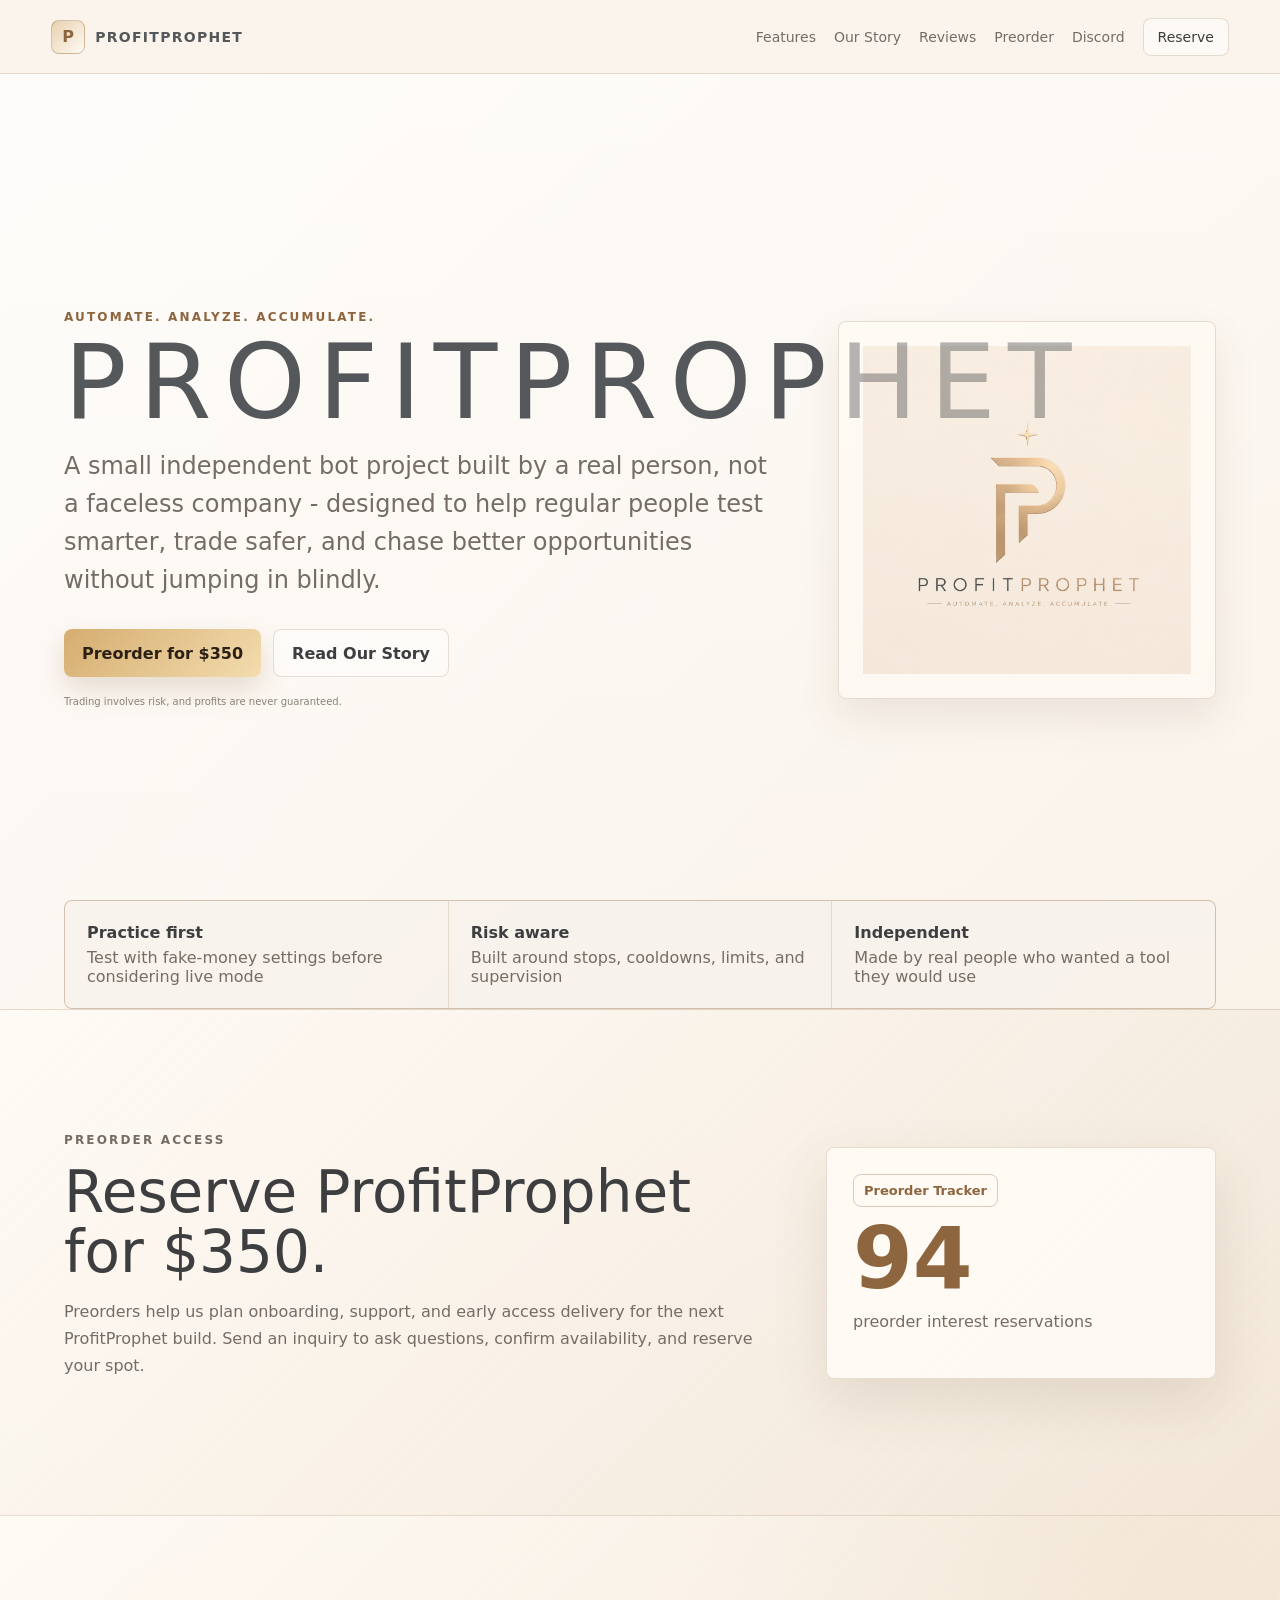
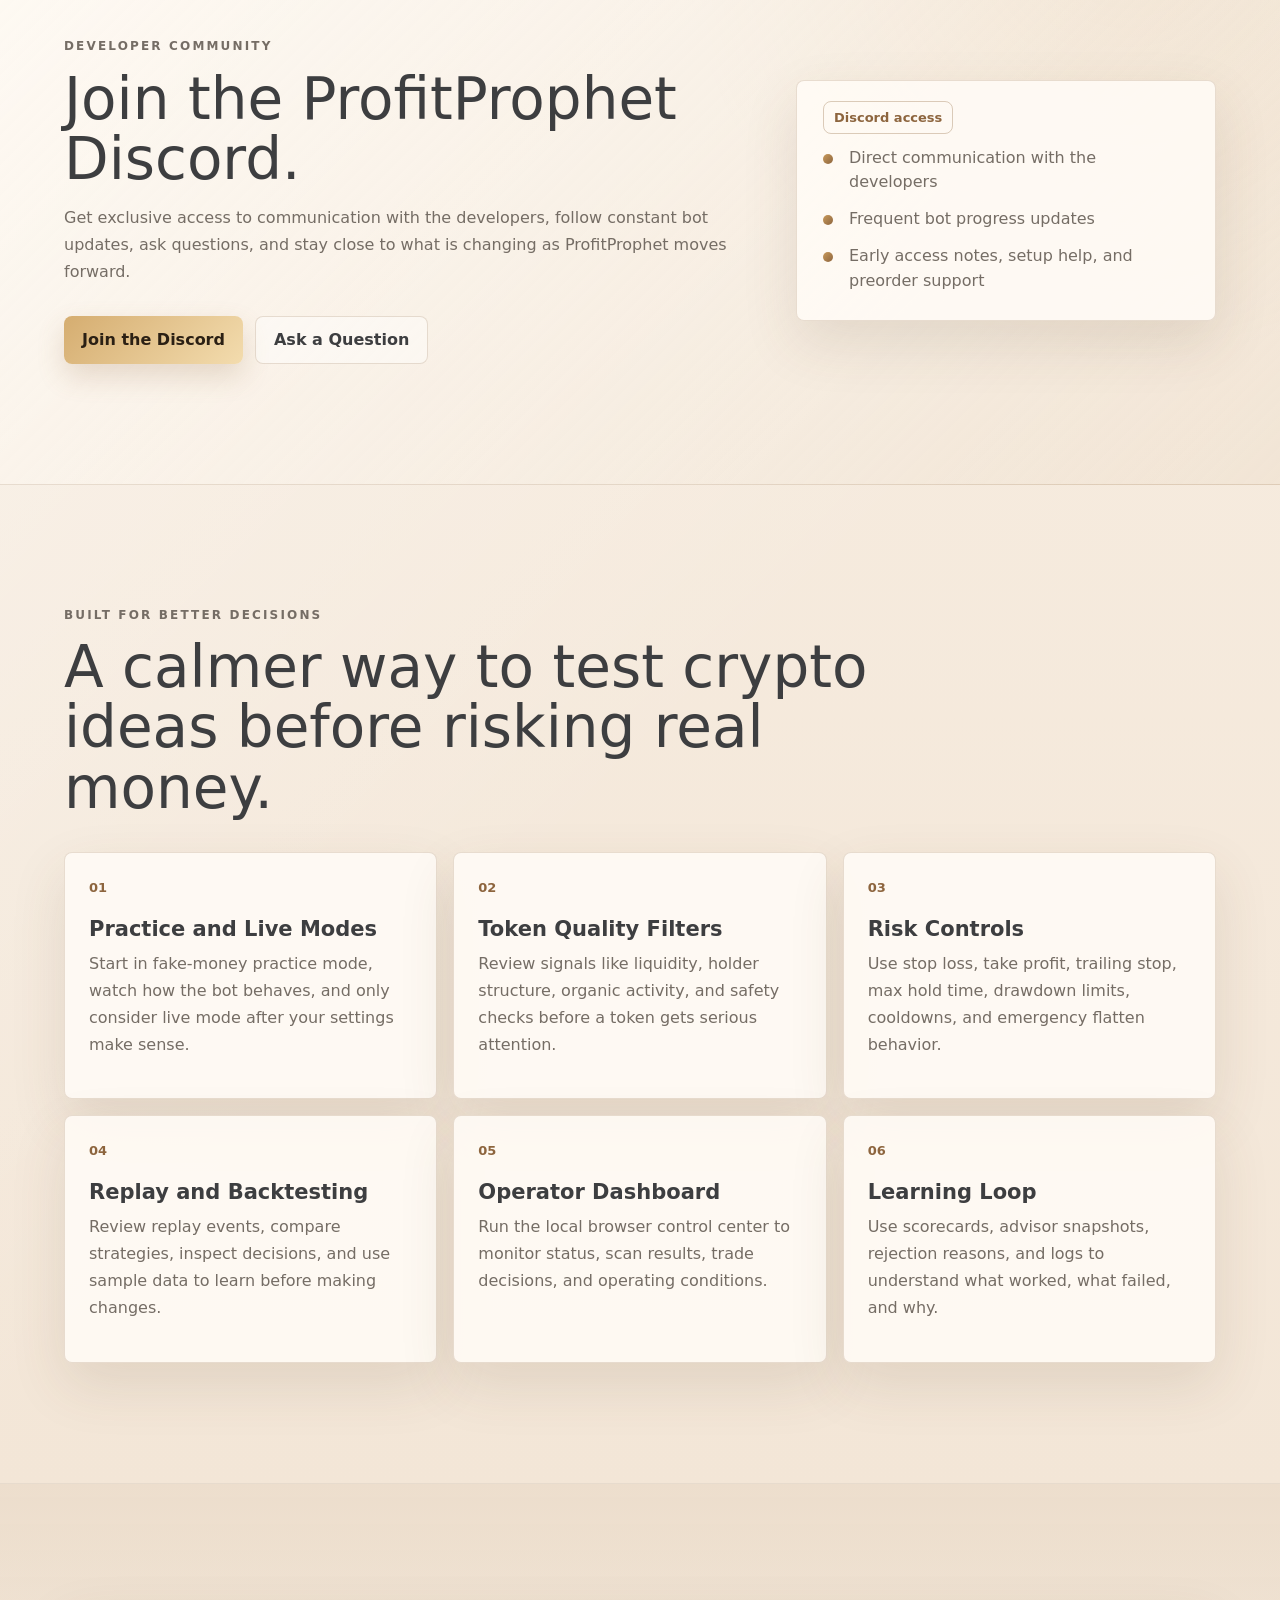
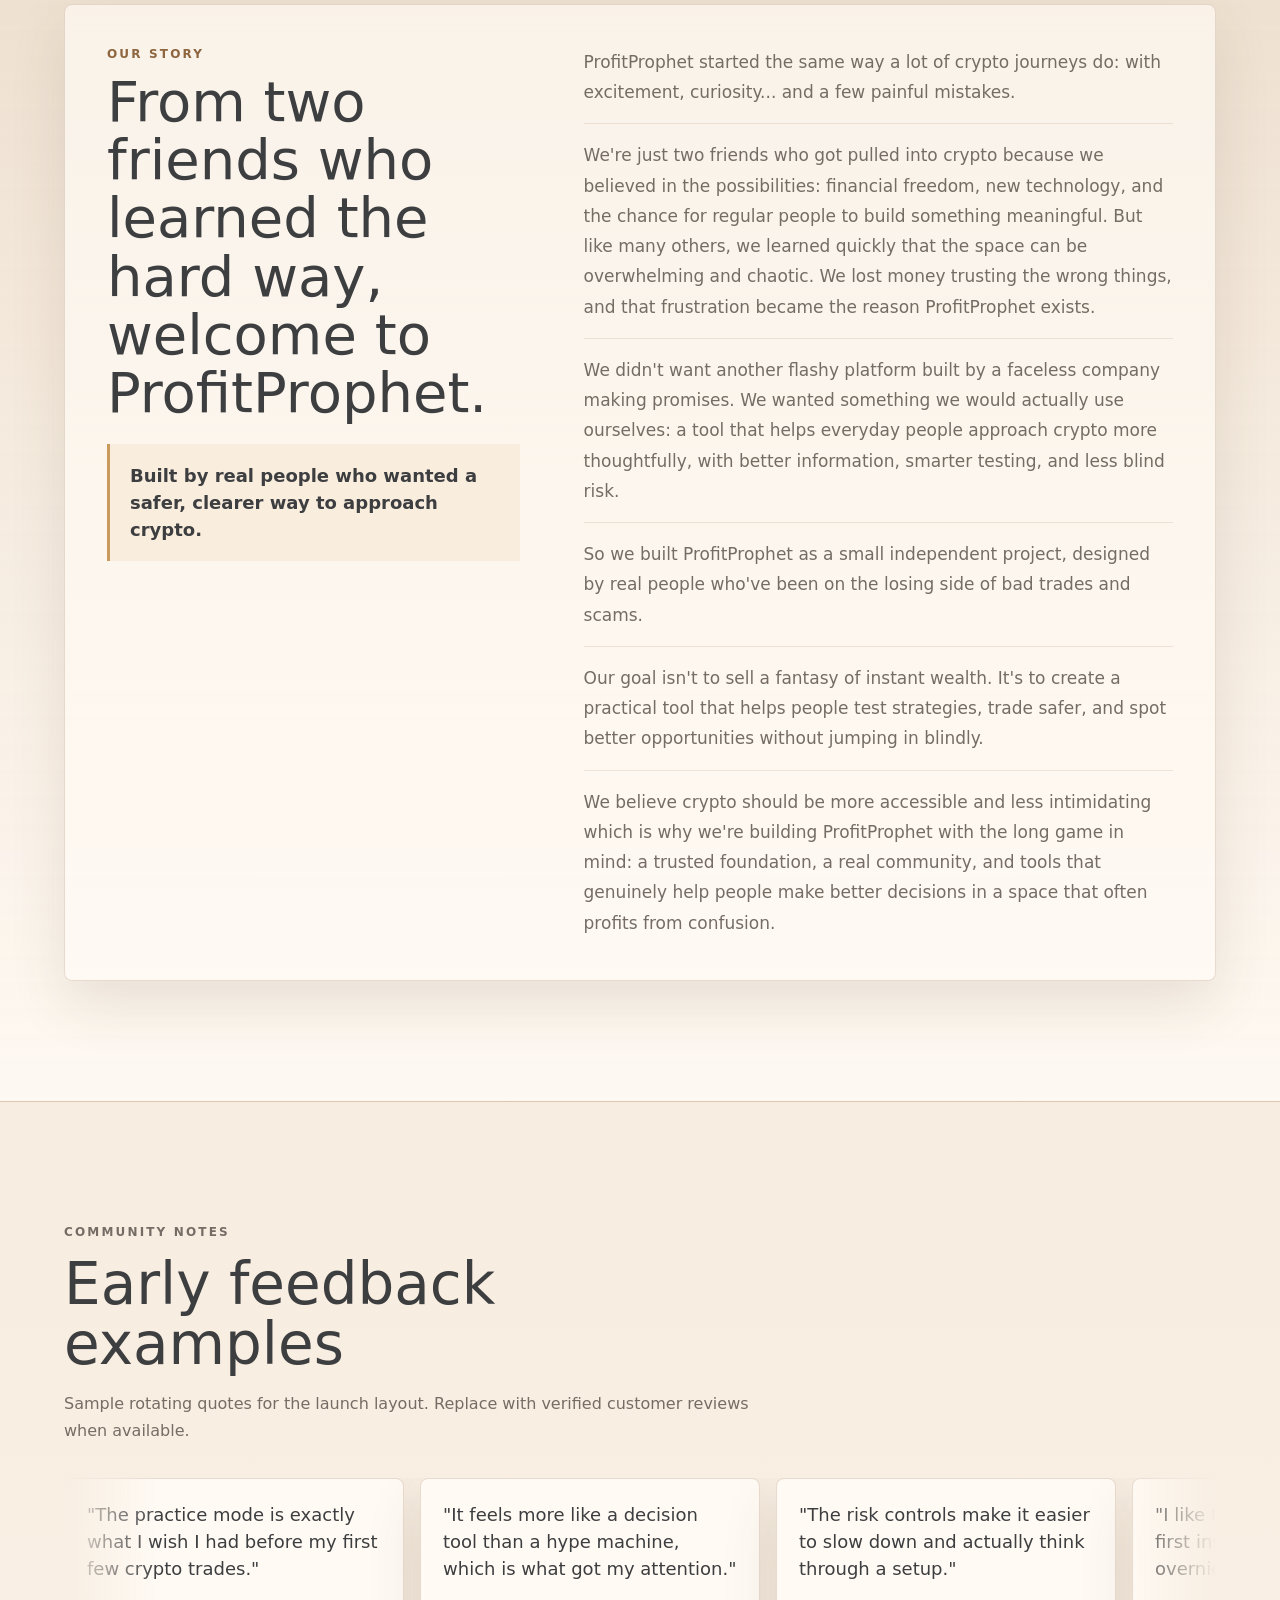
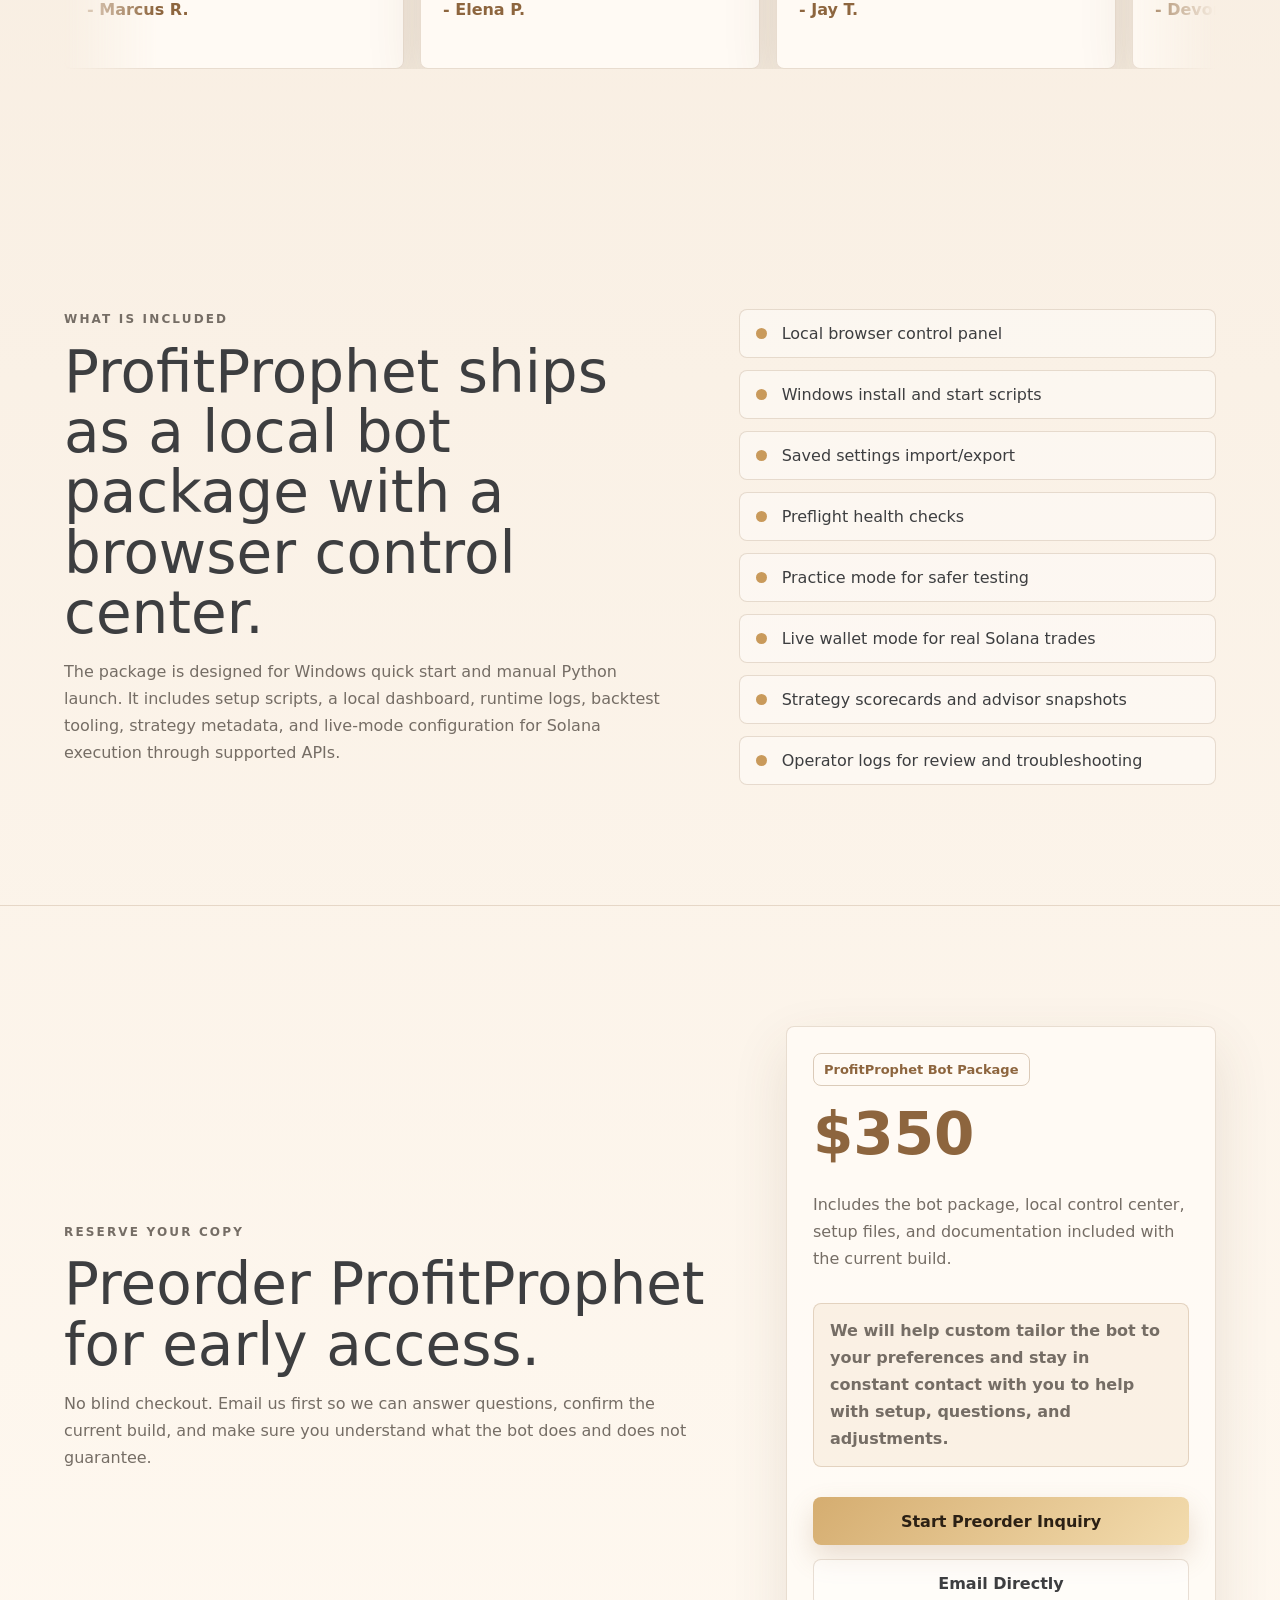
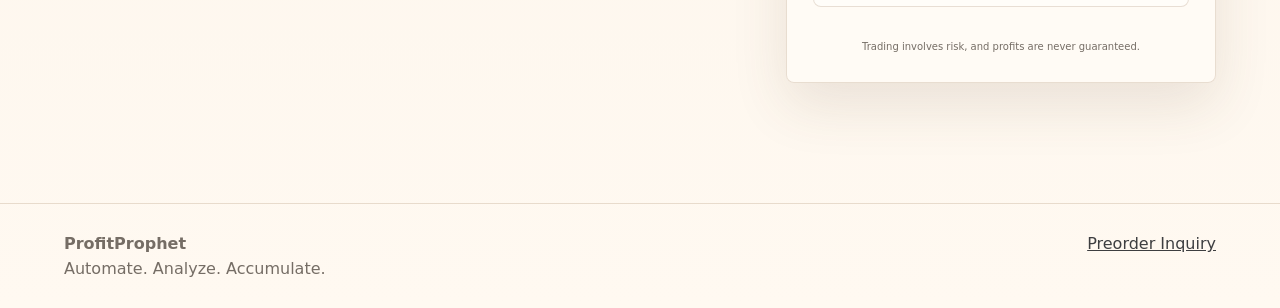
<file: index.html>
<!doctype html>
<html lang="en">
<head>
  <meta charset="utf-8">
  <meta name="viewport" content="width=device-width, initial-scale=1">
  <title>ProfitProphet | Crypto Bot Preorders</title>
  <meta name="description" content="ProfitProphet is a small independent crypto bot project for smarter testing, safer trading habits, and better opportunity spotting.">
  <link rel="stylesheet" href="styles.css">
</head>
<body>
  <header class="site-header">
    <a class="brand" href="index.html" aria-label="ProfitProphet home">
      <span class="brand-mark">P</span>
      <span class="brand-name">ProfitProphet</span>
    </a>
    <nav class="nav" aria-label="Primary navigation">
      <a href="#features">Features</a>
      <a href="#story">Our Story</a>
      <a href="#reviews">Reviews</a>
      <a href="#preorder">Preorder</a>
      <a href="#discord">Discord</a>
      <a class="nav-button" href="inquiry.html">Reserve</a>
    </nav>
  </header>

  <main>
    <section class="hero">
      <div class="hero-copy">
        <p class="eyebrow">Automate. Analyze. Accumulate.</p>
        <h1>ProfitProphet</h1>
        <p class="hero-lede">A small independent bot project built by a real person, not a faceless company - designed to help regular people test smarter, trade safer, and chase better opportunities without jumping in blindly.</p>
        <div class="hero-actions">
          <a class="button primary" href="inquiry.html">Preorder for $350</a>
          <a class="button secondary" href="#story">Read Our Story</a>
        </div>
        <p class="fine-print">Trading involves risk, and profits are never guaranteed.</p>
      </div>
      <div class="hero-logo-panel" aria-hidden="true">
        <img src="profitprophet-logo.png" alt="">
      </div>
    </section>

    <section class="trust-strip" aria-label="Highlights">
      <div><strong>Practice first</strong><span>Test with fake-money settings before considering live mode</span></div>
      <div><strong>Risk aware</strong><span>Built around stops, cooldowns, limits, and supervision</span></div>
      <div><strong>Independent</strong><span>Made by real people who wanted a tool they would use</span></div>
    </section>

    <section id="preorder" class="section preorder-band">
      <div>
        <p class="eyebrow">Preorder access</p>
        <h2>Reserve ProfitProphet for $350.</h2>
        <p>Preorders help us plan onboarding, support, and early access delivery for the next ProfitProphet build. Send an inquiry to ask questions, confirm availability, and reserve your spot.</p>
      </div>
      <div class="counter-card">
        <span class="badge">Preorder Tracker</span>
        <strong id="preorder-count">94</strong>
        <p>preorder interest reservations</p>
      </div>
    </section>

    <section id="discord" class="section discord-band">
      <div>
        <p class="eyebrow">Developer community</p>
        <h2>Join the ProfitProphet Discord.</h2>
        <p>Get exclusive access to communication with the developers, follow constant bot updates, ask questions, and stay close to what is changing as ProfitProphet moves forward.</p>
        <div class="hero-actions">
          <a class="button primary" href="https://discord.gg/mms4vBKyPU" target="_blank" rel="noopener noreferrer">Join the Discord</a>
          <a class="button secondary" href="inquiry.html">Ask a Question</a>
        </div>
      </div>
      <div class="discord-card">
        <span class="badge">Discord access</span>
        <ul>
          <li>Direct communication with the developers</li>
          <li>Frequent bot progress updates</li>
          <li>Early access notes, setup help, and preorder support</li>
        </ul>
      </div>
    </section>

    <section id="features" class="section">
      <div class="section-heading">
        <p class="eyebrow">Built for better decisions</p>
        <h2>A calmer way to test crypto ideas before risking real money.</h2>
      </div>
      <div class="feature-grid">
        <article>
          <span class="icon">01</span>
          <h3>Practice and Live Modes</h3>
          <p>Start in fake-money practice mode, watch how the bot behaves, and only consider live mode after your settings make sense.</p>
        </article>
        <article>
          <span class="icon">02</span>
          <h3>Token Quality Filters</h3>
          <p>Review signals like liquidity, holder structure, organic activity, and safety checks before a token gets serious attention.</p>
        </article>
        <article>
          <span class="icon">03</span>
          <h3>Risk Controls</h3>
          <p>Use stop loss, take profit, trailing stop, max hold time, drawdown limits, cooldowns, and emergency flatten behavior.</p>
        </article>
        <article>
          <span class="icon">04</span>
          <h3>Replay and Backtesting</h3>
          <p>Review replay events, compare strategies, inspect decisions, and use sample data to learn before making changes.</p>
        </article>
        <article>
          <span class="icon">05</span>
          <h3>Operator Dashboard</h3>
          <p>Run the local browser control center to monitor status, scan results, trade decisions, and operating conditions.</p>
        </article>
        <article>
          <span class="icon">06</span>
          <h3>Learning Loop</h3>
          <p>Use scorecards, advisor snapshots, rejection reasons, and logs to understand what worked, what failed, and why.</p>
        </article>
      </div>
    </section>

    <section id="story" class="section story">
      <div class="story-panel">
        <div class="story-intro">
          <p class="eyebrow">Our Story</p>
          <h2>From two friends who learned the hard way, welcome to ProfitProphet.</h2>
          <p class="story-callout">Built by real people who wanted a safer, clearer way to approach crypto.</p>
        </div>
        <div class="story-copy">
          <p>ProfitProphet started the same way a lot of crypto journeys do: with excitement, curiosity... and a few painful mistakes.</p>
          <p>We're just two friends who got pulled into crypto because we believed in the possibilities: financial freedom, new technology, and the chance for regular people to build something meaningful. But like many others, we learned quickly that the space can be overwhelming and chaotic. We lost money trusting the wrong things, and that frustration became the reason ProfitProphet exists.</p>
          <p>We didn't want another flashy platform built by a faceless company making promises. We wanted something we would actually use ourselves: a tool that helps everyday people approach crypto more thoughtfully, with better information, smarter testing, and less blind risk.</p>
          <p>So we built ProfitProphet as a small independent project, designed by real people who've been on the losing side of bad trades and scams.</p>
          <p>Our goal isn't to sell a fantasy of instant wealth. It's to create a practical tool that helps people test strategies, trade safer, and spot better opportunities without jumping in blindly.</p>
          <p>We believe crypto should be more accessible and less intimidating which is why we're building ProfitProphet with the long game in mind: a trusted foundation, a real community, and tools that genuinely help people make better decisions in a space that often profits from confusion.</p>
        </div>
      </div>
    </section>

    <section id="reviews" class="section reviews">
      <div class="section-heading compact-heading">
        <p class="eyebrow">Community notes</p>
        <h2>Early feedback examples</h2>
        <p>Sample rotating quotes for the launch layout. Replace with verified customer reviews when available.</p>
      </div>
      <div class="review-marquee" aria-label="Sample review carousel">
        <div class="review-track">
          <article><p>"The practice mode is exactly what I wish I had before my first few crypto trades."</p><span>- Marcus R.</span></article>
          <article><p>"It feels more like a decision tool than a hype machine, which is what got my attention."</p><span>- Elena P.</span></article>
          <article><p>"The risk controls make it easier to slow down and actually think through a setup."</p><span>- Jay T.</span></article>
          <article><p>"I like that the focus is testing first instead of promising overnight wins."</p><span>- Devon K.</span></article>
          <article><p>"The dashboard makes token scans easier to understand without staring at chaos all day."</p><span>- Priya S.</span></article>
          <article><p>"The practice mode is exactly what I wish I had before my first few crypto trades."</p><span>- Marcus R.</span></article>
          <article><p>"It feels more like a decision tool than a hype machine, which is what got my attention."</p><span>- Elena P.</span></article>
          <article><p>"The risk controls make it easier to slow down and actually think through a setup."</p><span>- Jay T.</span></article>
          <article><p>"I like that the focus is testing first instead of promising overnight wins."</p><span>- Devon K.</span></article>
          <article><p>"The dashboard makes token scans easier to understand without staring at chaos all day."</p><span>- Priya S.</span></article>
        </div>
      </div>
    </section>

    <section class="section split">
      <div>
        <p class="eyebrow">What is included</p>
        <h2>ProfitProphet ships as a local bot package with a browser control center.</h2>
        <p>The package is designed for Windows quick start and manual Python launch. It includes setup scripts, a local dashboard, runtime logs, backtest tooling, strategy metadata, and live-mode configuration for Solana execution through supported APIs.</p>
      </div>
      <ul class="check-list">
        <li>Local browser control panel</li>
        <li>Windows install and start scripts</li>
        <li>Saved settings import/export</li>
        <li>Preflight health checks</li>
        <li>Practice mode for safer testing</li>
        <li>Live wallet mode for real Solana trades</li>
        <li>Strategy scorecards and advisor snapshots</li>
        <li>Operator logs for review and troubleshooting</li>
      </ul>
    </section>

    <section class="section pricing">
      <div class="price-copy">
        <p class="eyebrow">Reserve your copy</p>
        <h2>Preorder ProfitProphet for early access.</h2>
        <p>No blind checkout. Email us first so we can answer questions, confirm the current build, and make sure you understand what the bot does and does not guarantee.</p>
      </div>
      <div class="price-card">
        <span class="badge">ProfitProphet Bot Package</span>
        <h3>$350</h3>
        <p>Includes the bot package, local control center, setup files, and documentation included with the current build.</p>
        <p class="support-note">We will help custom tailor the bot to your preferences and stay in constant contact with you to help with setup, questions, and adjustments.</p>
        <a class="button primary full" href="inquiry.html">Start Preorder Inquiry</a>
        <a class="button secondary full" href="mailto:profitprophetbot@gmail.com?subject=ProfitProphet%20Preorder%20Inquiry&body=Hi%2C%20I%27m%20interested%20in%20preordering%20ProfitProphet%20for%20%24350.%20Please%20send%20availability%2C%20payment%20options%2C%20and%20delivery%20details.">Email Directly</a>
        <p class="fine-print card-print">Trading involves risk, and profits are never guaranteed.</p>
      </div>
    </section>
  </main>

  <footer class="footer">
    <div>
      <strong>ProfitProphet</strong>
      <p>Automate. Analyze. Accumulate.</p>
    </div>
    <a href="inquiry.html">Preorder Inquiry</a>
  </footer>
</body>
</html>
</file>
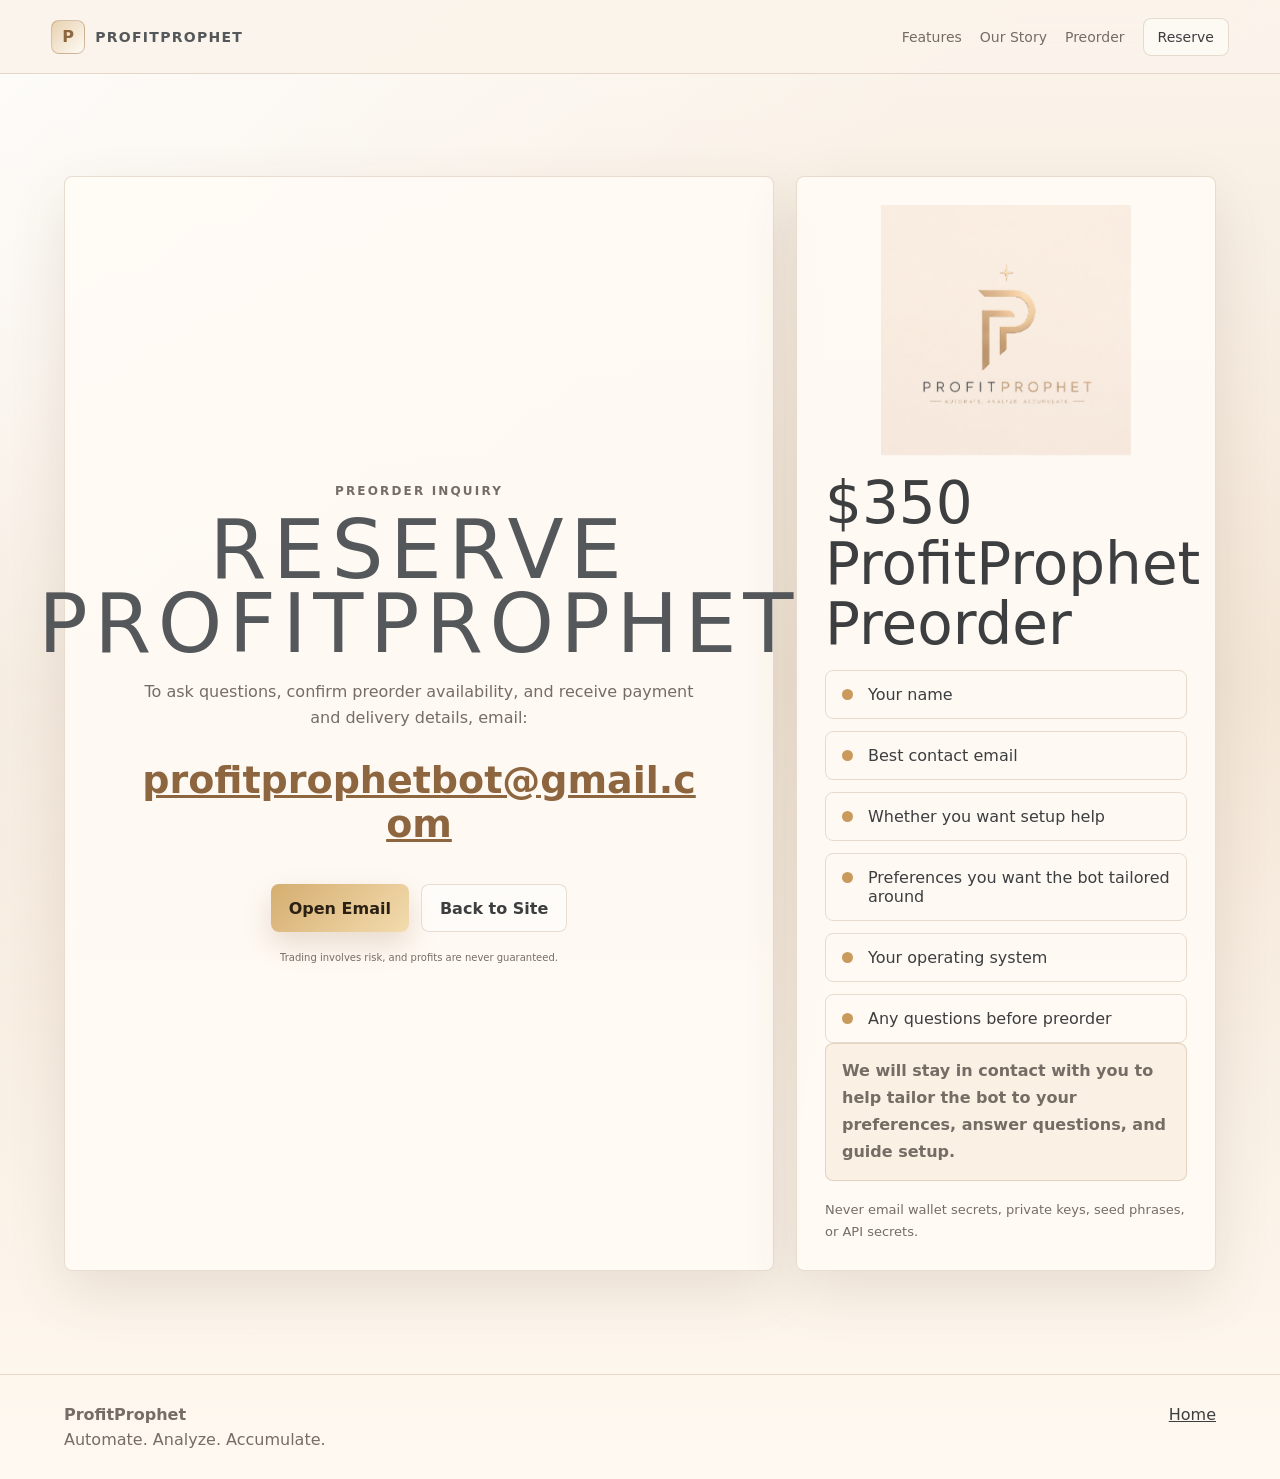
<file: inquiry.html>
<!doctype html>
<html lang="en">
<head>
  <meta charset="utf-8">
  <meta name="viewport" content="width=device-width, initial-scale=1">
  <title>Preorder Inquiry | ProfitProphet</title>
  <meta name="description" content="Contact ProfitProphet to ask questions and reserve a preorder.">
  <link rel="stylesheet" href="styles.css">
</head>
<body>
  <header class="site-header">
    <a class="brand" href="index.html" aria-label="ProfitProphet home">
      <span class="brand-mark">P</span>
      <span class="brand-name">ProfitProphet</span>
    </a>
    <nav class="nav" aria-label="Primary navigation">
      <a href="index.html#features">Features</a>
      <a href="index.html#story">Our Story</a>
      <a href="index.html#preorder">Preorder</a>
      <a class="nav-button" href="inquiry.html">Reserve</a>
    </nav>
  </header>

  <main>
    <section class="inquiry-hero">
      <div class="inquiry-card">
        <p class="eyebrow">Preorder inquiry</p>
        <h1>Reserve ProfitProphet</h1>
        <p>To ask questions, confirm preorder availability, and receive payment and delivery details, email:</p>
        <a class="email-link" href="mailto:profitprophetbot@gmail.com?subject=ProfitProphet%20Preorder%20Inquiry&body=Hi%2C%20I%27m%20interested%20in%20preordering%20ProfitProphet%20for%20%24350.%20Please%20send%20availability%2C%20payment%20options%2C%20and%20delivery%20details.">profitprophetbot@gmail.com</a>
        <div class="hero-actions centered">
          <a class="button primary" href="mailto:profitprophetbot@gmail.com?subject=ProfitProphet%20Preorder%20Inquiry&body=Hi%2C%20I%27m%20interested%20in%20preordering%20ProfitProphet%20for%20%24350.%20Please%20send%20availability%2C%20payment%20options%2C%20and%20delivery%20details.">Open Email</a>
          <a class="button secondary" href="index.html">Back to Site</a>
        </div>
        <p class="fine-print">Trading involves risk, and profits are never guaranteed.</p>
      </div>
      <aside class="inquiry-side">
        <img src="profitprophet-logo.png" alt="ProfitProphet logo" class="side-logo">
        <h2>$350 ProfitProphet Preorder</h2>
        <ul class="check-list compact">
          <li>Your name</li>
          <li>Best contact email</li>
          <li>Whether you want setup help</li>
          <li>Preferences you want the bot tailored around</li>
          <li>Your operating system</li>
          <li>Any questions before preorder</li>
        </ul>
        <p class="support-note">We will stay in contact with you to help tailor the bot to your preferences, answer questions, and guide setup.</p>
        <p class="disclaimer">Never email wallet secrets, private keys, seed phrases, or API secrets.</p>
      </aside>
    </section>
  </main>

  <footer class="footer">
    <div>
      <strong>ProfitProphet</strong>
      <p>Automate. Analyze. Accumulate.</p>
    </div>
    <a href="index.html">Home</a>
  </footer>
</body>
</html>
</file>
<file: styles.css>
:root {
  --cream: #fbf4eb;
  --cream-deep: #eadbc9;
  --paper: rgba(255, 251, 245, 0.9);
  --ink: #3d3e40;
  --muted: #756d65;
  --charcoal: #55585b;
  --soft: #b28a62;
  --gold: #c99a5b;
  --gold-dark: #8d653e;
  --line: rgba(141, 101, 62, 0.2);
  --shadow: 0 22px 56px rgba(94, 67, 40, 0.12);
}

* {
  box-sizing: border-box;
}

html {
  scroll-behavior: smooth;
}

body {
  margin: 0;
  background:
    linear-gradient(135deg, rgba(255, 255, 255, 0.78), transparent 38%),
    linear-gradient(180deg, #fbf4eb 0%, #f3e6d7 46%, #fff9f1 100%);
  color: var(--ink);
  font-family: Inter, ui-sans-serif, system-ui, -apple-system, BlinkMacSystemFont, "Segoe UI", sans-serif;
}

a {
  color: inherit;
}

.site-header {
  z-index: 10;
  display: flex;
  align-items: center;
  justify-content: space-between;
  gap: 24px;
  min-height: 74px;
  padding: 16px clamp(18px, 4vw, 56px);
  border-bottom: 1px solid var(--line);
  background: rgba(251, 244, 235, 0.92);
  backdrop-filter: blur(18px);
}

.brand {
  display: inline-flex;
  align-items: center;
  gap: 10px;
  color: var(--charcoal);
  font-weight: 850;
  letter-spacing: 0.08em;
  text-decoration: none;
  text-transform: uppercase;
}

.brand-mark {
  display: grid;
  width: 34px;
  height: 34px;
  place-items: center;
  border: 1px solid rgba(143, 102, 61, 0.34);
  border-radius: 8px;
  background: linear-gradient(135deg, rgba(213, 174, 113, 0.5), rgba(255, 252, 247, 0.86));
  color: var(--gold-dark);
  font-weight: 900;
  letter-spacing: 0;
}

.brand-name {
  font-size: 14px;
}

.nav {
  display: flex;
  align-items: center;
  gap: 18px;
  color: var(--muted);
  font-size: 14px;
}

.nav a {
  text-decoration: none;
}

.nav-button {
  padding: 10px 14px;
  border: 1px solid var(--line);
  border-radius: 8px;
  color: var(--ink);
  background: rgba(255, 255, 255, 0.42);
}

.hero {
  display: grid;
  grid-template-columns: minmax(0, 1.05fr) minmax(260px, 0.56fr);
  gap: clamp(28px, 5vw, 64px);
  align-items: center;
  min-height: calc(100vh - 74px);
  padding: clamp(52px, 7vw, 94px) clamp(18px, 5vw, 72px) 44px;
}

.hero-copy {
  max-width: 820px;
}

.eyebrow {
  margin: 0 0 12px;
  color: var(--gold-dark);
  font-size: 12px;
  font-weight: 850;
  letter-spacing: 0.18em;
  text-transform: uppercase;
}

h1,
h2,
h3,
p {
  margin-top: 0;
}

h1 {
  margin-bottom: 18px;
  color: var(--charcoal);
  font-size: clamp(54px, 9vw, 104px);
  font-weight: 420;
  line-height: 0.9;
  letter-spacing: 0.12em;
  text-transform: uppercase;
}

h2 {
  margin-bottom: 16px;
  font-size: clamp(32px, 5vw, 58px);
  font-weight: 520;
  line-height: 1.04;
  letter-spacing: 0;
}

h3 {
  margin-bottom: 10px;
  font-size: 21px;
}

.hero-lede {
  max-width: 780px;
  color: var(--muted);
  font-size: clamp(18px, 2vw, 24px);
  line-height: 1.58;
}

.hero-logo-panel {
  display: grid;
  place-items: center;
  justify-self: center;
  width: min(100%, 390px);
  padding: clamp(12px, 2.4vw, 24px);
  border: 1px solid var(--line);
  border-radius: 8px;
  background: rgba(255, 251, 245, 0.56);
  box-shadow: 0 18px 42px rgba(94, 67, 40, 0.1);
}

.hero-logo-panel img,
.side-logo {
  display: block;
  width: min(100%, 330px);
  height: auto;
  mix-blend-mode: multiply;
}

.hero-actions {
  display: flex;
  flex-wrap: wrap;
  gap: 12px;
  margin-top: 30px;
}

.hero-actions.centered {
  justify-content: center;
}

.button {
  display: inline-flex;
  align-items: center;
  justify-content: center;
  min-height: 48px;
  padding: 13px 18px;
  border-radius: 8px;
  font-weight: 850;
  text-decoration: none;
}

.button.primary {
  background: linear-gradient(135deg, #d5ad70, #f3dcae);
  color: #2b2014;
  box-shadow: 0 12px 28px rgba(143, 102, 61, 0.2);
}

.button.secondary {
  border: 1px solid var(--line);
  background: rgba(255, 255, 255, 0.44);
  color: var(--ink);
}

.button.full {
  width: 100%;
}

.fine-print {
  margin: 18px 0 0;
  color: #8a8176;
  font-size: 10px;
  line-height: 1.4;
}

.card-print {
  text-align: center;
}

.trust-strip {
  display: grid;
  grid-template-columns: repeat(3, 1fr);
  gap: 1px;
  margin: 0 clamp(18px, 5vw, 72px);
  overflow: hidden;
  border: 1px solid var(--line);
  border-radius: 8px;
  background: var(--line);
}

.trust-strip div {
  padding: 22px;
  background: rgba(255, 252, 247, 0.76);
}

.trust-strip strong,
.trust-strip span {
  display: block;
}

.trust-strip span {
  margin-top: 6px;
  color: var(--muted);
}

.section {
  padding: clamp(70px, 10vw, 120px) clamp(18px, 5vw, 72px);
}

.section-heading {
  max-width: 920px;
  margin-bottom: 34px;
}

.section-heading p,
.preorder-band p,
.discord-band p,
.feature-grid p,
.split p,
.pricing p,
.story-copy p,
.inquiry-card p,
.inquiry-side p,
.compact-heading p {
  color: var(--muted);
  line-height: 1.68;
}

.preorder-band {
  display: grid;
  grid-template-columns: minmax(0, 1fr) minmax(280px, 390px);
  gap: clamp(24px, 5vw, 56px);
  align-items: center;
  border-block: 1px solid var(--line);
  background: linear-gradient(135deg, rgba(255, 251, 245, 0.78), rgba(235, 219, 199, 0.42));
}

.discord-band {
  display: grid;
  grid-template-columns: minmax(0, 1fr) minmax(280px, 420px);
  gap: clamp(24px, 5vw, 56px);
  align-items: center;
  border-bottom: 1px solid var(--line);
  background:
    linear-gradient(135deg, rgba(255, 251, 245, 0.84), rgba(235, 219, 199, 0.36)),
    radial-gradient(circle at 88% 0%, rgba(201, 154, 91, 0.18), transparent 28rem);
}

.discord-card {
  padding: 26px;
}

.discord-card ul {
  display: grid;
  gap: 12px;
  padding: 0;
  margin: 20px 0 0;
  list-style: none;
}

.discord-card li {
  position: relative;
  padding-left: 26px;
  color: var(--muted);
  line-height: 1.55;
}

.discord-card li::before {
  content: "";
  position: absolute;
  left: 0;
  top: 0.5em;
  width: 10px;
  height: 10px;
  border-radius: 999px;
  background: linear-gradient(135deg, var(--gold), var(--gold-dark));
}

.counter-card,
.discord-card,
.feature-grid article,
.price-card,
.inquiry-card,
.inquiry-side,
.review-track article {
  border: 1px solid var(--line);
  border-radius: 8px;
  background: var(--paper);
  box-shadow: var(--shadow);
}

.counter-card {
  display: grid;
  justify-items: start;
  gap: 8px;
  padding: 26px;
}

.counter-card strong {
  color: var(--gold-dark);
  font-size: clamp(56px, 9vw, 86px);
  line-height: 1;
}

.counter-card small {
  color: #9a9187;
  font-size: 11px;
  line-height: 1.45;
}

.feature-grid {
  display: grid;
  grid-template-columns: repeat(3, minmax(0, 1fr));
  gap: 16px;
}

.feature-grid article {
  padding: 24px;
}

.icon {
  display: inline-block;
  margin-bottom: 22px;
  color: var(--gold-dark);
  font-size: 13px;
  font-weight: 900;
}

.story {
  border-block: 1px solid var(--line);
  background: linear-gradient(180deg, rgba(234, 219, 201, 0.72), rgba(255, 250, 244, 0.9));
}

.story-panel {
  display: grid;
  grid-template-columns: minmax(280px, 0.7fr) minmax(0, 1fr);
  gap: clamp(28px, 5vw, 64px);
  align-items: start;
  max-width: 1180px;
  padding: clamp(24px, 4vw, 42px);
  border: 1px solid var(--line);
  border-radius: 8px;
  background: rgba(255, 251, 245, 0.68);
  box-shadow: var(--shadow);
}

.story-intro {
  position: sticky;
  top: 24px;
}

.story-intro h2 {
  margin-bottom: 22px;
  font-size: clamp(34px, 4.8vw, 56px);
  line-height: 1.04;
}

.story-callout {
  margin: 0;
  padding: 18px 20px;
  border-left: 3px solid var(--gold);
  background: rgba(245, 229, 207, 0.52);
  color: var(--ink);
  font-size: 18px;
  font-weight: 750;
  line-height: 1.5;
}

.story-copy {
  display: grid;
  gap: 16px;
  max-width: 680px;
}

.story-copy p {
  margin: 0;
  padding-bottom: 16px;
  border-bottom: 1px solid rgba(141, 101, 62, 0.14);
  font-size: 17px;
  line-height: 1.78;
}

.story-copy p:last-child {
  padding-bottom: 0;
  border-bottom: 0;
}

.reviews {
  overflow: hidden;
}

.compact-heading {
  max-width: 720px;
}

.review-marquee {
  width: 100%;
  overflow: hidden;
  mask-image: linear-gradient(90deg, transparent, #000 8%, #000 92%, transparent);
}

.review-track {
  display: flex;
  width: max-content;
  gap: 16px;
  animation: scroll-reviews 38s linear infinite;
}

.review-track article {
  width: min(340px, 82vw);
  padding: 22px;
}

.review-track p {
  color: var(--ink);
  font-size: 18px;
  line-height: 1.5;
}

.review-track span {
  color: var(--gold-dark);
  font-weight: 850;
}

@keyframes scroll-reviews {
  from {
    transform: translateX(0);
  }
  to {
    transform: translateX(-50%);
  }
}

.split {
  display: grid;
  grid-template-columns: minmax(0, 0.95fr) minmax(300px, 0.75fr);
  gap: clamp(30px, 6vw, 70px);
  align-items: start;
}

.check-list {
  display: grid;
  gap: 12px;
  margin: 0;
  padding: 0;
  list-style: none;
}

.check-list li {
  position: relative;
  padding: 14px 16px 14px 42px;
  border: 1px solid var(--line);
  border-radius: 8px;
  background: rgba(255, 255, 255, 0.42);
}

.check-list li::before {
  content: "";
  position: absolute;
  left: 16px;
  top: 18px;
  width: 11px;
  height: 11px;
  border-radius: 50%;
  background: var(--gold);
}

.check-list.compact li {
  background: transparent;
}

.pricing {
  display: grid;
  grid-template-columns: minmax(0, 1fr) minmax(300px, 430px);
  gap: clamp(28px, 6vw, 70px);
  align-items: center;
  border-top: 1px solid var(--line);
}

.price-copy {
  max-width: 760px;
}

.price-card {
  display: grid;
  gap: 14px;
  padding: 26px;
}

.price-card h3 {
  color: var(--gold-dark);
  font-size: 58px;
}

.support-note {
  padding: 14px 16px;
  border: 1px solid rgba(141, 101, 62, 0.22);
  border-radius: 8px;
  background: rgba(245, 229, 207, 0.46);
  color: var(--ink);
  font-weight: 700;
}

.badge {
  width: fit-content;
  padding: 8px 10px;
  border: 1px solid rgba(143, 102, 61, 0.32);
  border-radius: 8px;
  color: var(--gold-dark);
  font-size: 13px;
  font-weight: 850;
}

.footer {
  display: flex;
  justify-content: space-between;
  gap: 24px;
  padding: 30px clamp(18px, 5vw, 72px);
  border-top: 1px solid var(--line);
  color: var(--muted);
}

.footer p {
  margin: 6px 0 0;
  max-width: 620px;
}

.footer a {
  color: var(--ink);
}

.inquiry-hero {
  display: grid;
  grid-template-columns: minmax(0, 1fr) minmax(280px, 420px);
  gap: 22px;
  align-items: stretch;
  min-height: calc(100vh - 170px);
  padding: clamp(54px, 8vw, 110px) clamp(18px, 5vw, 72px);
}

.inquiry-card {
  display: flex;
  flex-direction: column;
  justify-content: center;
  align-items: center;
  padding: clamp(30px, 7vw, 72px);
  text-align: center;
}

.inquiry-card h1 {
  font-size: clamp(42px, 7vw, 82px);
  letter-spacing: 0.08em;
}

.email-link {
  display: block;
  margin: 10px 0 8px;
  color: var(--gold-dark);
  font-size: clamp(22px, 4vw, 38px);
  font-weight: 900;
  overflow-wrap: anywhere;
}

.inquiry-side {
  padding: 28px;
}

.side-logo {
  max-width: 250px;
  margin: 0 auto 18px;
}

.disclaimer {
  margin: 18px 0 0;
  color: var(--muted);
  font-size: 13px;
  line-height: 1.55;
}

@media (prefers-reduced-motion: reduce) {
  .review-track {
    animation: none;
  }
}

@media (max-width: 960px) {
  .hero,
  .split,
  .preorder-band,
  .discord-band,
  .pricing,
  .inquiry-hero {
    grid-template-columns: 1fr;
  }

  .feature-grid,
  .trust-strip,
  .story-copy {
    grid-template-columns: 1fr;
  }

  .story-panel {
    grid-template-columns: 1fr;
  }

  .story-intro {
    position: static;
  }

  .hero {
    min-height: auto;
  }

  .hero-logo-panel {
    max-width: 340px;
  }
}

@media (max-width: 720px) {
  .site-header {
    align-items: flex-start;
    flex-direction: column;
  }

  .nav {
    width: 100%;
    flex-wrap: wrap;
    gap: 10px;
    font-size: 13px;
  }

  h1 {
    letter-spacing: 0.07em;
  }

  .footer {
    flex-direction: column;
  }
}
</file>
